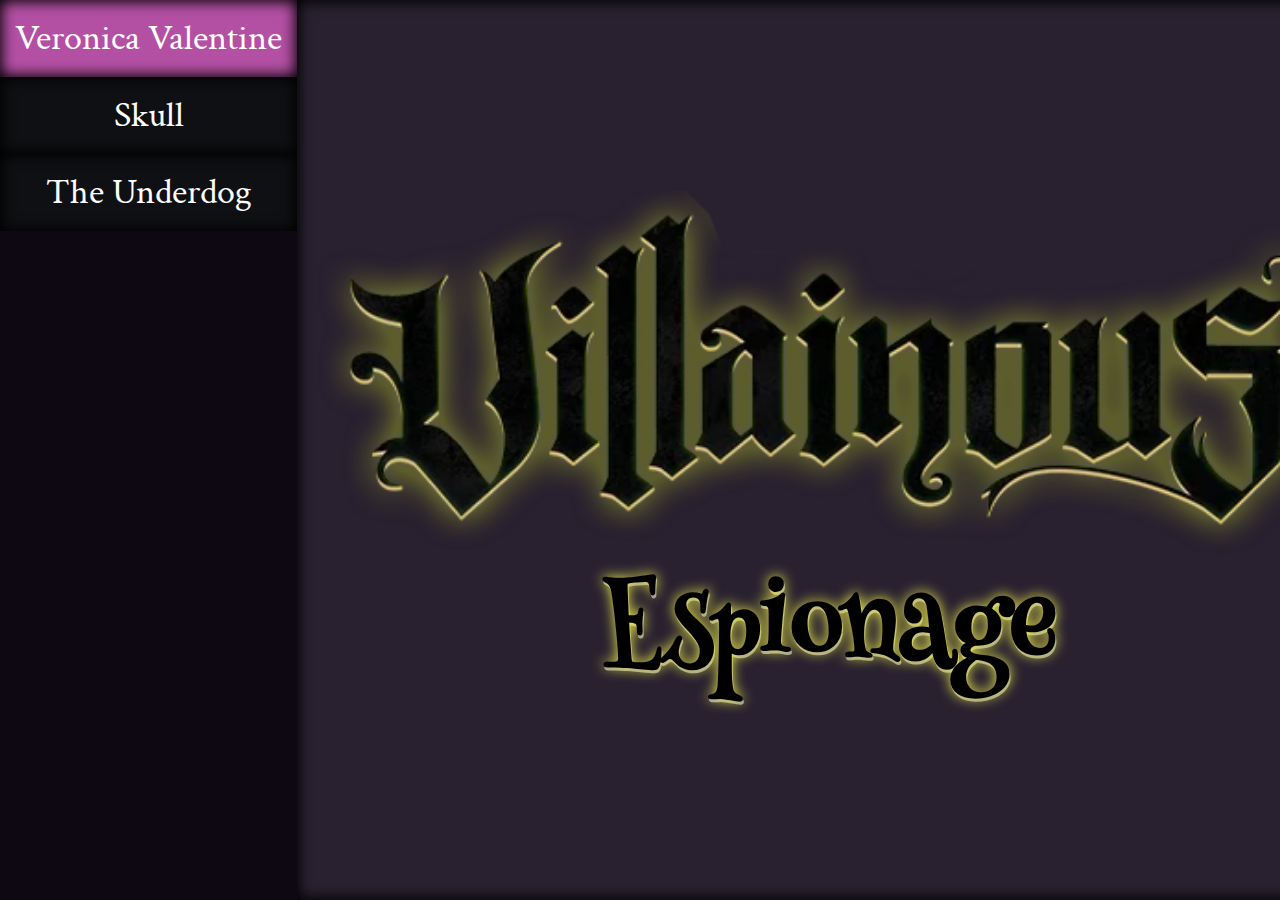
<file: index.html>
<!DOCTYPE html>
<html lang="en">

<head>
    <meta charset="UTF-8">
    <meta name="viewport" content="width=device-width, initial-scale=1.0">
    <title>Villainous: Espionage</title>

    <link rel="stylesheet" href="main.css">
    <style>
        :root {
            font-size: 18px;
        }

        body {
            height: 100vh;
            overflow: hidden;
            margin: 0;
            color: white;
            background: #0d0812;
            display: grid;
            grid-template-rows: 80px 1fr;
        }

        nav {
            display: flex;
            flex-direction: row;
            background-color: #0f1013;
            width: max-content;
        }

        nav button {
            border: none;
            outline: none;
            margin: 0;
            font-size: inherit;
            color: inherit;

            --color: #053a14;
            padding: 15px;
            text-align: center;
            font-family: 'Crimson Text', serif;
            font-size: 1.5rem;
            box-shadow: 0 0 14px 2px black inset;
            background-color: #0f1013;
            transition: background-color .2s;
            width: 20%;
        }

        @media screen and (min-width: 800px) {
            body {
                grid-template-columns: minmax(min-content, 180px) 1fr;
            }

            nav {
                flex-direction: column;
            }

            nav button {
                font-size: 2rem;
                width: 100%;
            }
        }

        nav button.selected,
        nav button:hover {
            background-color: var(--color);
        }

        nav button:hover {
            cursor: pointer;
        }

        #tabs {
            min-height: 100vh;
        }

        .tab {
            box-sizing: border-box;
            padding: 20px;
            height: 100%;
            overflow-y: scroll;
            box-shadow: 0 0 14px 2px black inset;
            background-color: #212226;
        }

        div#splash {
            background: #292130;
            color: black;
            display: flex;
            justify-content: center;
            align-items: center;
            flex-direction: column;
            overflow: hidden;
            text-align: center;
            /* background: linear-gradient(45deg,
                    #651460 0%,
                    #651460 20%,
                    #600b0b 20%,
                    #600b0b 40%,
                    #513005 40%,
                    #513005 60%,
                    #053a14 60%,
                    #053a14 80%,
                    #00453b 80%,
                    #00453b 100%); */
        }

        div#splash img {
            width: 80vw;
        }

        div#splash span {
            font-size: 8vw;
            text-shadow: 0px 0px 1vw #F6F64B, 1px 0.2vw #fff8;
            font-weight: bold;
            font-family: 'Henny Penny', cursive;
        }

        .tab:not(.selected) {
            display: none !important;
        }

        .board {
            box-shadow: 0 0 14px 2px rgba(0, 0, 0, .8);
        }

        .cards {
            display: grid;
            gap: 20px;
            grid-template-columns: 1fr;
            /* grid-template-columns: 1fr 1fr 1fr 1fr 1fr; */
        }

        @media screen and (max-width: 649px) {
            .cards {
                grid-auto-rows: minmax(200px, calc(100vh - 140px));
                justify-items: center;
            }

            .card {
                height: 100%;
            }
        }

        @media screen and (min-width: 650px) {
            .cards {
                grid-template-columns: 1fr 1fr;
            }
        }

        @media screen and (min-width: 920px) {
            .cards {
                grid-template-columns: 1fr 1fr 1fr;
            }
        }

        @media screen and (min-width: 1120px) {
            .cards {
                grid-template-columns: 1fr 1fr 1fr 1fr;
            }
        }

        @media screen and (min-width: 1320px) {
            .cards {
                grid-template-columns: 1fr 1fr 1fr 1fr 1fr;
            }
        }

        .card {
            box-shadow: 0 0 14px 2px rgba(0, 0, 0, .8);
            background: linear-gradient(0deg, var(--body-color) 0%, var(--body-color) 52%, #222 52%, #2d2d2d 100%);
        }

        @media screen and (min-width: 800px) {
            .deck-list {
                width: fit-content;
                column-count: 3;
                column-width: 250px;
            }
        }

        h1,
        h2,
        h3,
        h4,
        h5,
        h6 {
            font-family: 'Crimson Text', serif;
            text-transform: uppercase;
            margin: 1rem 0;
            text-align: center;
            color: var(--accent-color);
            line-height: 1.2;
        }

        h1 {
            font-size: 6rem;
        }

        h2 {
            font-size: 3rem;
        }

        h3 {
            font-size: 1.5rem;
        }

        @media screen and (min-width: 800px) {
            .villain-guide {
                column-count: 2;
            }
        }

        @media screen and (min-width: 1200px) {
            .villain-guide {
                column-count: 3;
            }
        }

        .villain-guide .objective {
            font-weight: bold;
            text-align: center;
        }

        .villain-guide section {
            break-inside: avoid-column;
        }

        .villain-guide section:first-child h3 {
            margin-top: 0;
        }
    </style>

    <script src="data.js"></script>
    <script src="tidy-data.js"></script>
    <script src="generate.js"></script>
</head>

<body>
    <nav id="nav-bar"></nav>
    <div id="tabs">
        <div id="splash" class="tab selected">
            <img src="logo.webp" alt="Villainous">
            <span>Espionage</span>
        </div>
    </div>
</body>
<script>

    // UPDATE ELEMENT SIZING //
    function updateElementPercentageUnits(e) {
        for (const e of document.querySelectorAll(".card"))
            e.style.setProperty("--point", e.clientHeight / 100 + "px")

        for (const e of document.querySelectorAll(".backing"))
            e.style.setProperty("--point", e.clientHeight / 100 + "px")

        for (const e of document.querySelectorAll(".board"))
            e.style.setProperty("--point", e.clientHeight / 100 + "px")
    }

    window.addEventListener("resize", updateElementPercentageUnits);

    // SELECT VILLAIN MENU //
    function getCSSid(villain) {
        return "villain-" + villain.name.replaceAll(" ", "-").toLowerCase();
    }

    function selectVillain(id) {
        const selected_button = document.querySelector("nav button.selected")
        if (selected_button) selected_button.classList.remove("selected");

        const selected_tab = document.querySelector(".tab.selected")
        if (selected_tab) selected_tab.classList.remove("selected");

        const new_button = document.querySelector("nav button." + id);
        if (new_button) new_button.classList.add("selected");
        document.querySelector(".tab#" + id).classList.add("selected");

        updateElementPercentageUnits();
    }

    // GENERATE HTML //
    for (const villain of data) {
        const tab = create(null, "div", "tab", "villain");
        tab.id = getCSSid(villain);

        // Navigation button
        {
            const button = create(document.querySelector("#nav-bar"), "button")
            button.innerText = villain.name;
            button.style.setProperty("--color", villain.style.color)
            button.classList.add(getCSSid(villain))
            button.addEventListener("click", event => {
                document.querySelector("#splash").style.background = villain.style.color;
                if (button.classList.contains("selected")) {
                    selectVillain("splash")
                } else {
                    selectVillain(getCSSid(villain))
                }
            })
        }

        // Heading
        {
            const heading = create(tab, "h1");
            heading.innerText = villain.name;
        }

        // Board
        {
            const heading = create(tab, "h2");
            heading.innerText = "Board";
            tab.appendChild(createBoardElement(villain));
        }

        // Villain Guide
        {
            const heading = create(tab, "h2")
            heading.innerText = "Villain Guide";

            const guide = create(tab, "div", "villain-guide")
            let first_part = true;
            for (const part of villain.guide) {
                const section = create(guide, "section");

                const heading = create(section, "h3");
                heading.innerText = part.heading;

                if (first_part) {
                    const paragraph = create(section, "p");
                    paragraph.innerText = villain.objective;
                    paragraph.classList.add("objective");
                    first_part = false;
                }

                for (const text of part.body) {
                    const paragraph = create(section, "p");
                    paragraph.innerText = text;
                }
            }
        }

        // Villain Deck
        {
            const heading = create(tab, "h2");
            heading.innerText = "Villain Deck";

            const list = create(tab, "ul", "deck-list");
            let current_divider = null;
            let current_copies = 0;

            for (const card of villain.villain_deck) {
                // List Item
                const i = create(list, "li");
                i.innerText = card.name
                if (card.copies > 1)
                    i.innerText += " (x" + card.copies + ")"

                // Card Preview
                if (card.copies != current_copies) {
                    current_copies = card.copies;

                    const heading = create(tab, "h3");
                    heading.innerText = current_copies == 1 ? "1 copy" : current_copies + " copies";

                    current_divider = create(tab, "div", "cards");
                }

                current_divider.appendChild(createCardElement(villain, card));
            }
        }

        // Fate Deck
        {
            const heading = create(tab, "h2");
            heading.innerText = "Fate Deck";

            const list = create(tab, "ul", "deck-list");
            let current_divider = null;
            let current_copies = 0;

            for (const card of villain.fate_deck) {
                // List Item
                const i = create(list, "li");
                i.innerText = card.name
                if (card.copies > 1)
                    i.innerText += " (x" + card.copies + ")"

                // Card Preview
                if (card.copies != current_copies) {
                    current_copies = card.copies;

                    const heading = create(tab, "h3");
                    heading.innerText = current_copies == 1 ? "1 copy" : current_copies + " copies";

                    current_divider = create(tab, "div", "cards");
                }

                current_divider.appendChild(createCardElement(villain, card));
            }
        }
        document.getElementById("tabs").appendChild(tab);
    }
</script>

</html>
</file>
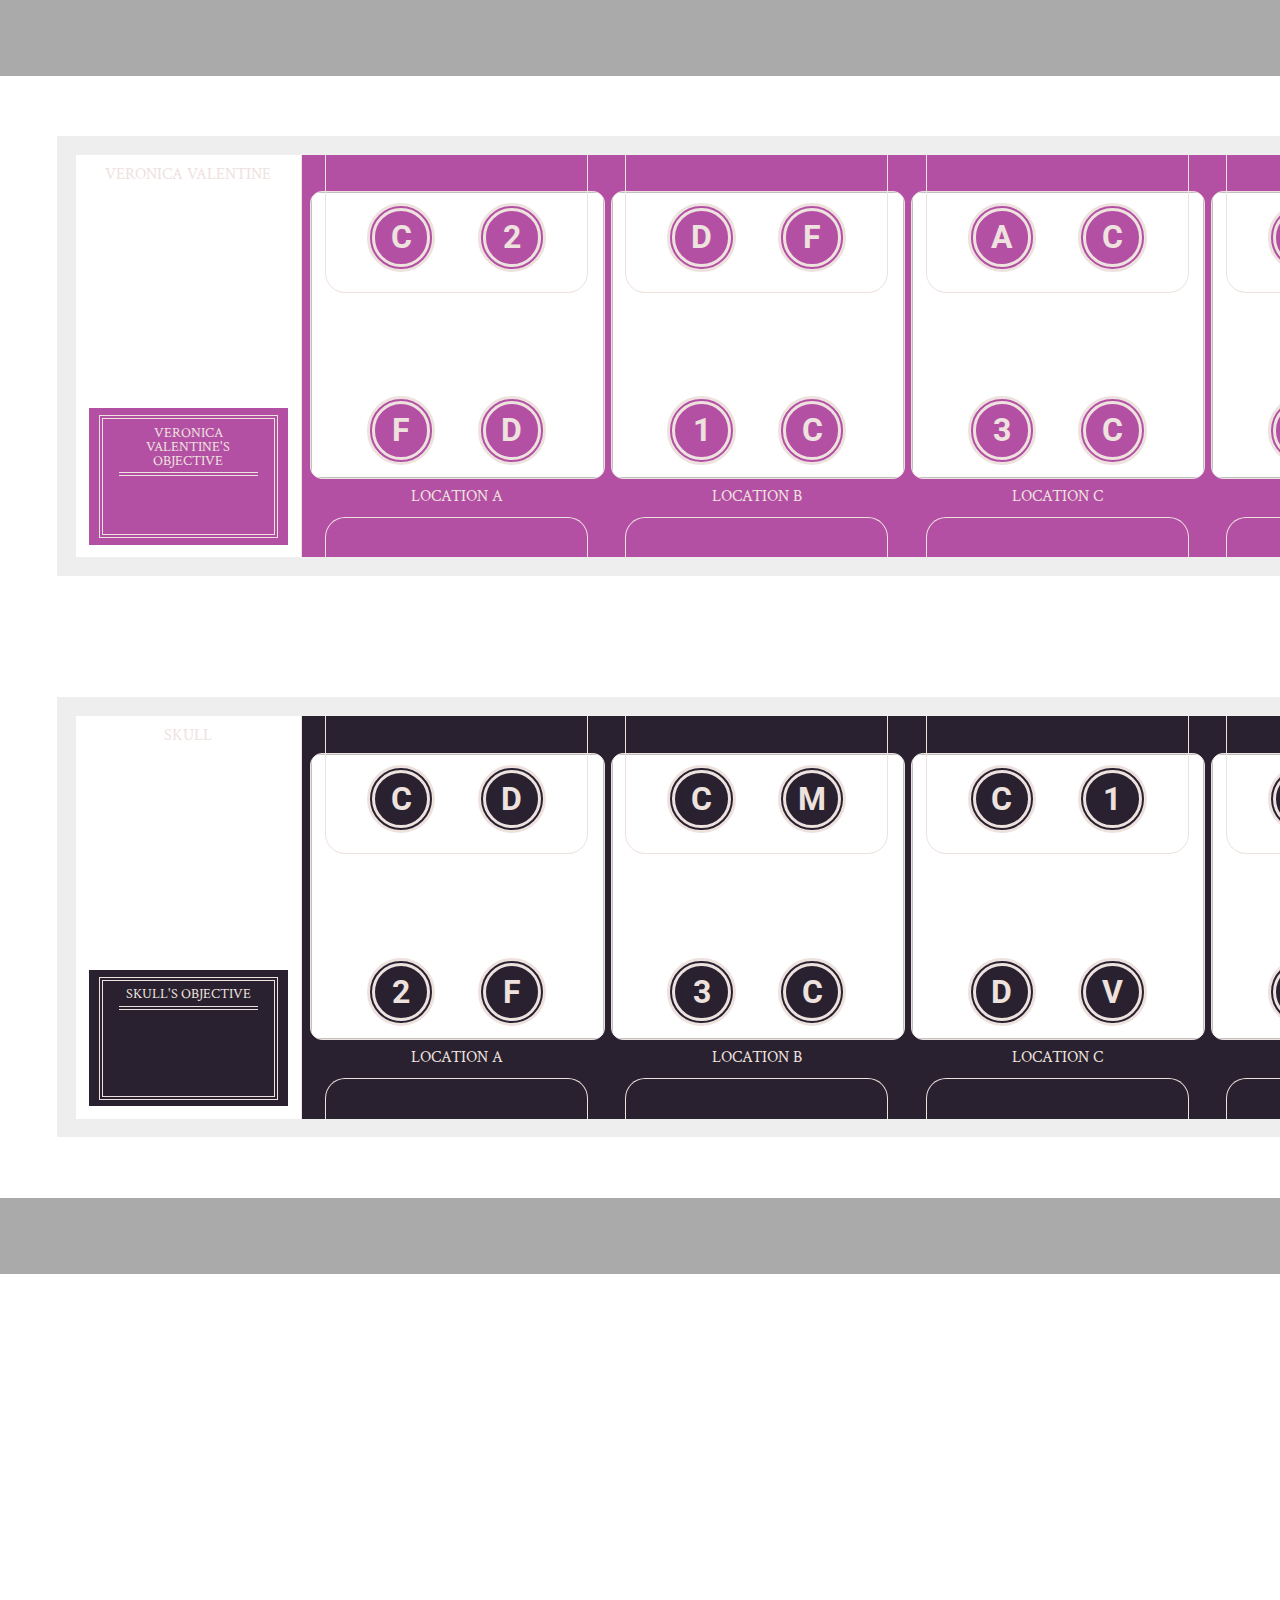
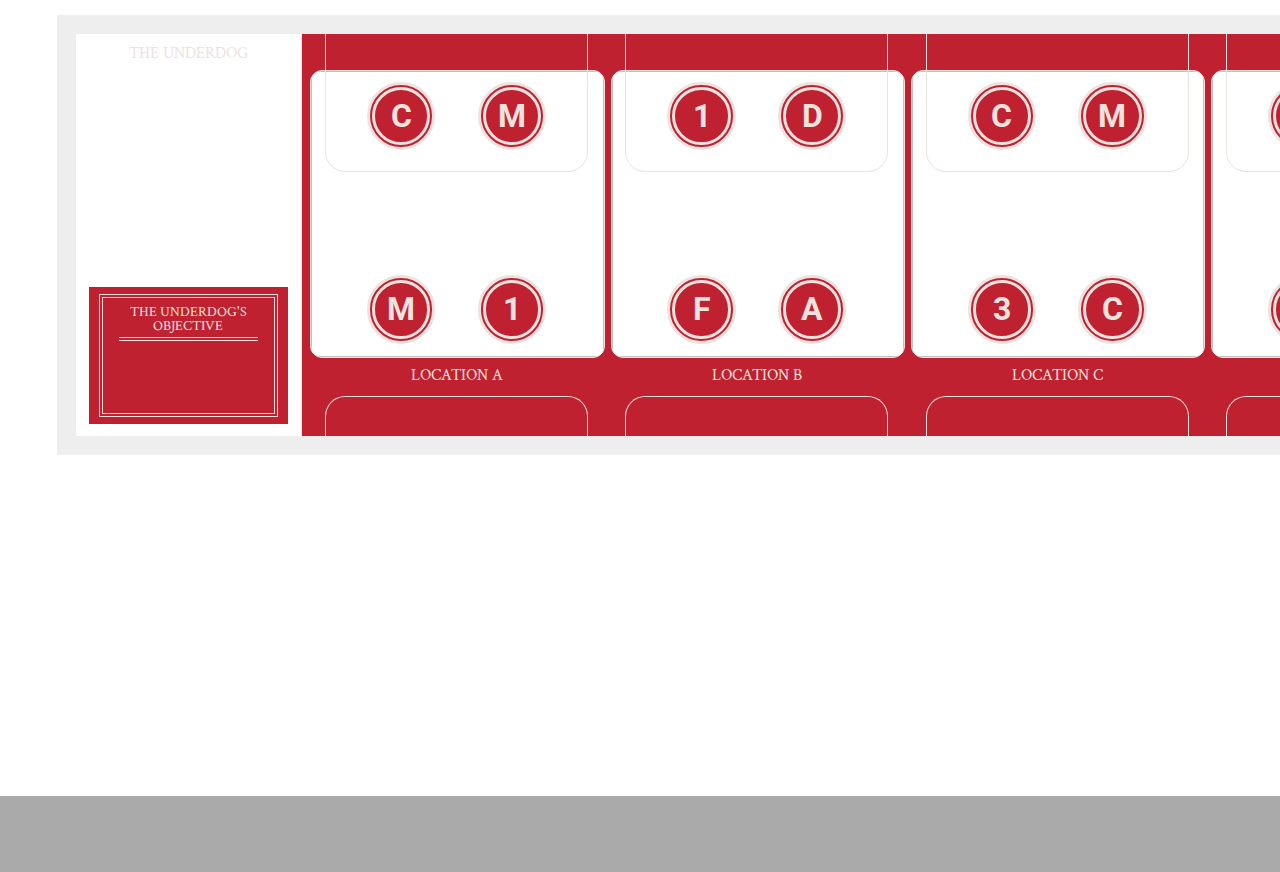
<file: print_boards.html>
<!DOCTYPE html>
<html lang="en">

<head>
    <meta charset="UTF-8">
    <meta name="viewport" content="width=device-width, initial-scale=1.0">
    <title>Print Boards</title>

    <link rel="stylesheet" href="main.css">
    <style>
        body {
            margin: 0;
            padding: 0;
        }

        @page {
            size: A3 landscape;
        }

        .page {
            display: flex;
            justify-content: center;
            align-content: center;
            flex-direction: column;

            height: 297mm;
            width: 420mm;
            page-break-after: always;
            overflow: hidden;
        }

        @media screen {
            body {
                background: #aaa;
            }

            .page {
                background: white;
                margin: 20mm auto;
            }
        }

        .board {
            width: 380mm;
            /* height: 107mm; */
        }

        .wrapper {
            background-color: #eee;
            padding: 5mm;
            width: min-content;
            margin: auto;
        }

        .board .portrait,
        .board .locations .image {
            background: white;
        }
    </style>

    <script src="data.js"></script>
    <script src="tidy-data.js"></script>
    <script src="generate.js"></script>
</head>

<body>
</body>
<script>
    let page = create(document.body, "div", "page");
    let boards = 0;
    for (const villain of data) {
        if (boards == 2) {
            boards = 0;
            page = create(document.body, "div", "page")
        }
        const wrapper = create(page, "div", "wrapper");
        wrapper.appendChild(createBoardElement(villain));
        boards++;
    }

    // CARD TEXT SIZING //
    function updateCardFontSize(e) {
        for (const e of document.querySelectorAll(".card"))
            e.style.setProperty("--point", e.clientHeight / 100 + "px")

        for (const e of document.querySelectorAll(".backing"))
            e.style.setProperty("--point", e.clientHeight / 100 + "px")

        for (const e of document.querySelectorAll(".board"))
            e.style.setProperty("--point", e.clientHeight / 100 + "px")
    }

    updateCardFontSize()
    window.addEventListener("resize", updateCardFontSize);

</script>

</html>
</file>
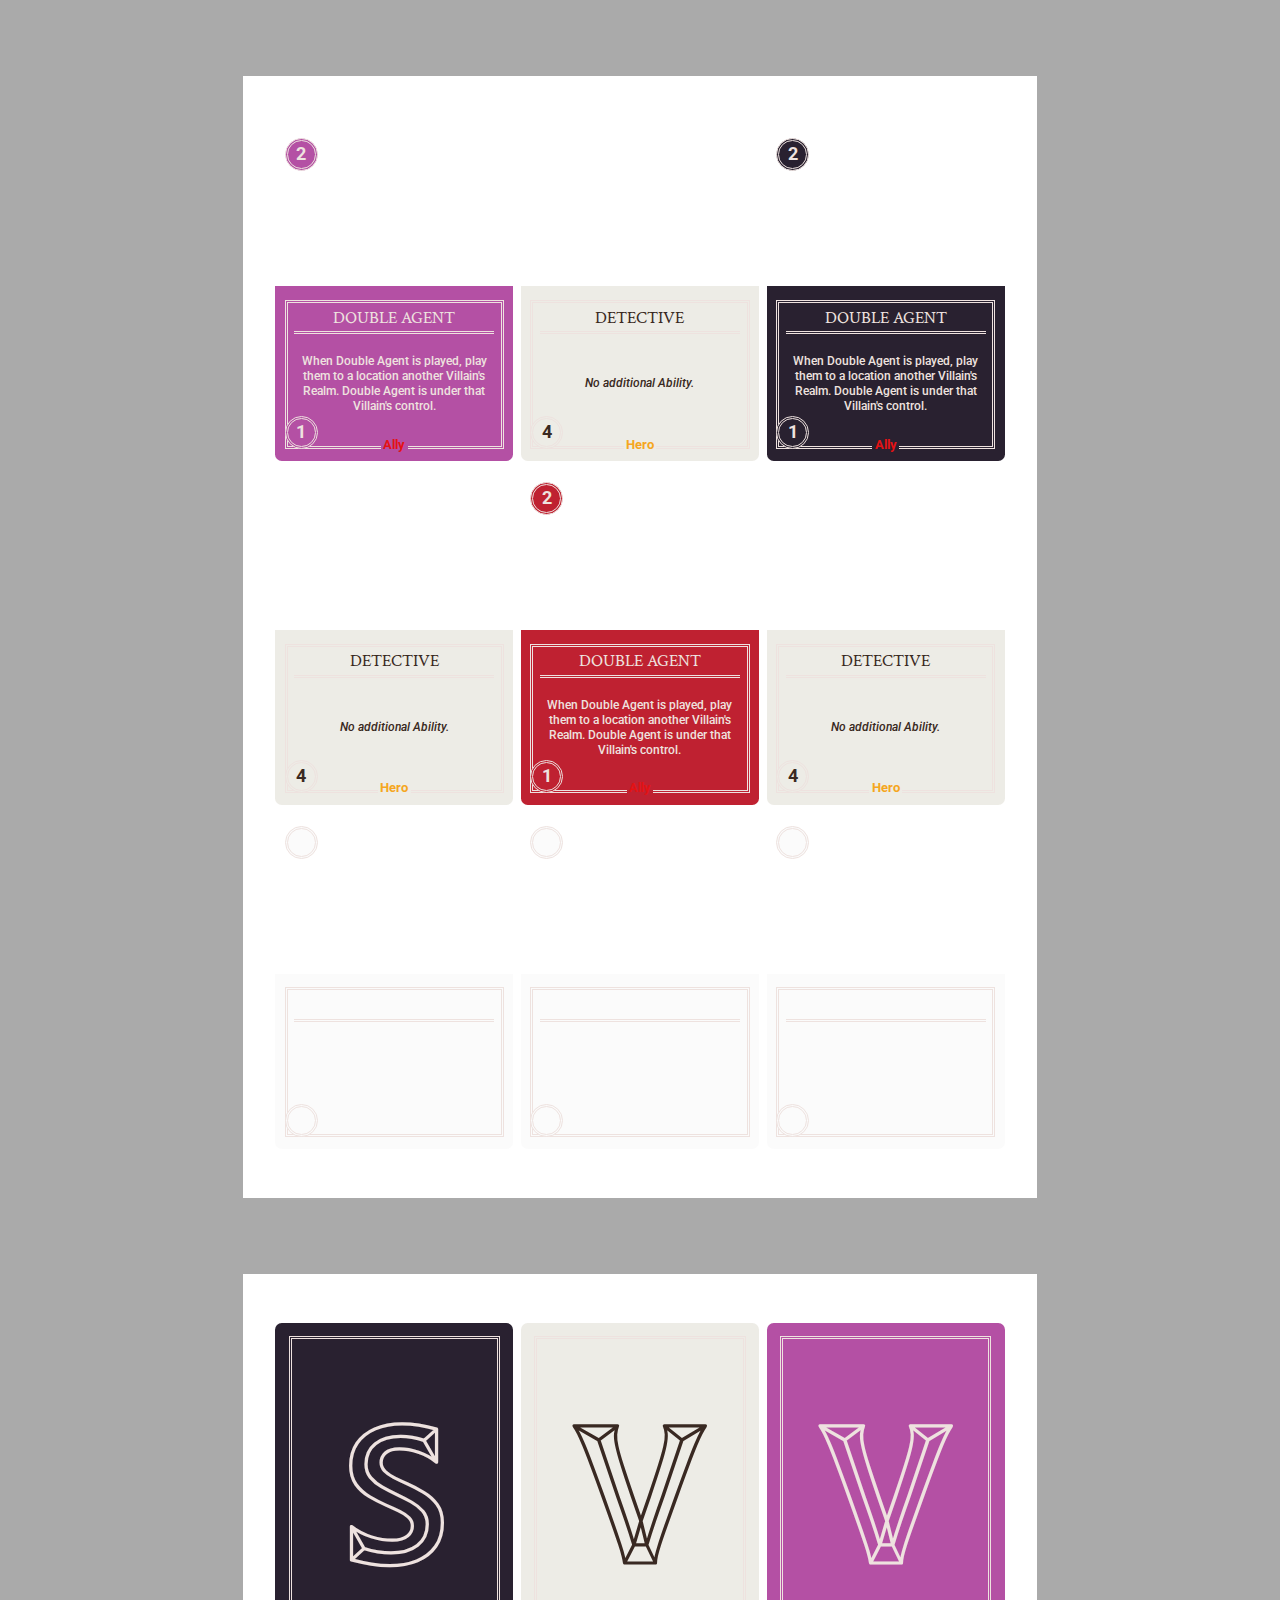
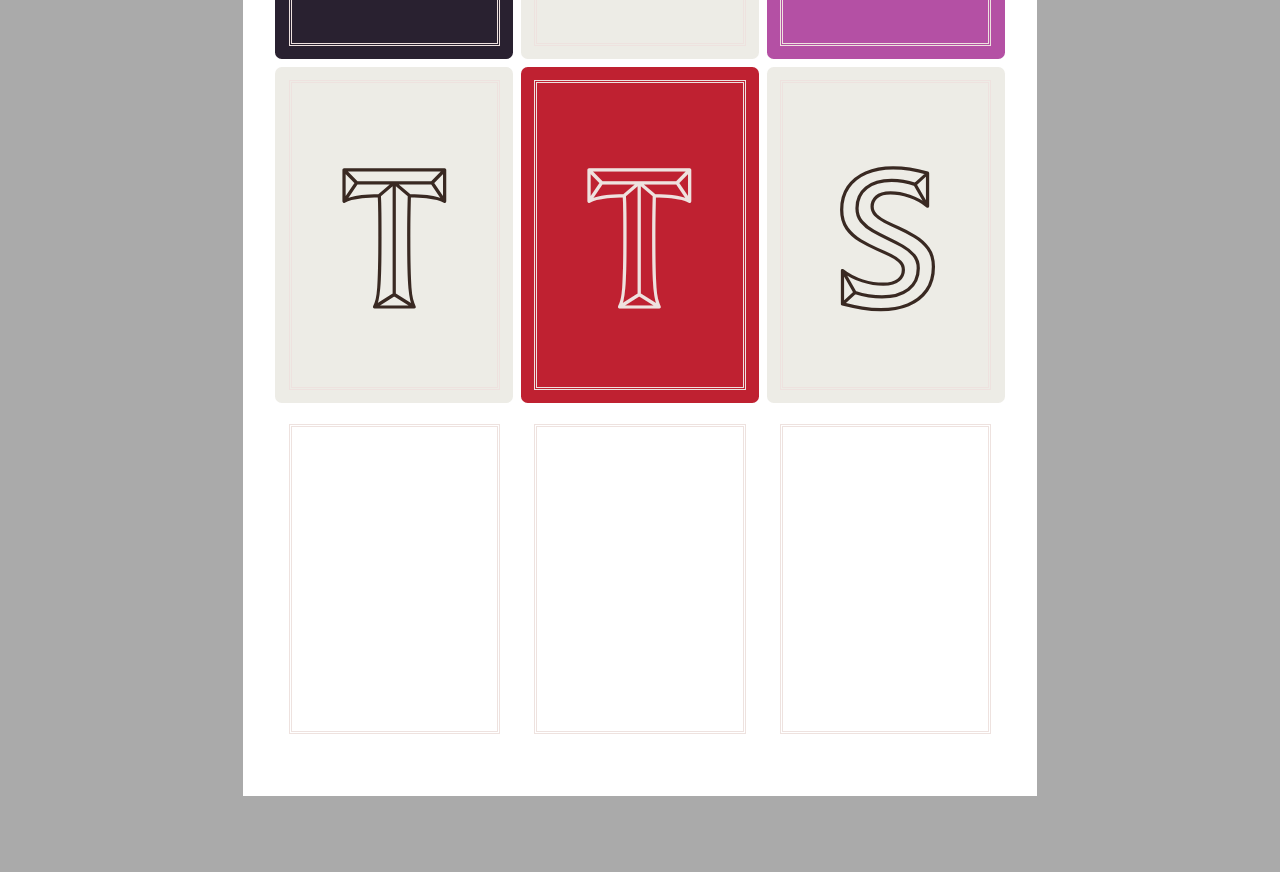
<file: print_cards.html>
<!DOCTYPE html>
<html lang="en">

<head>
    <meta charset="UTF-8">
    <meta name="viewport" content="width=device-width, initial-scale=1.0">
    <title>Print Cards</title>

    <link rel="stylesheet" href="main.css">
    <style>
        body {
            margin: 0;
            padding: 0;
        }

        @page {
            size: A4 portrait;
        }

        .page {
            display: flex;
            justify-content: center;
            align-content: center;

            width: 210mm;
            height: 297mm;
            page-break-after: always;
            overflow: hidden;
        }

        .grid {
            display: grid;
            grid-template-columns: 1fr 1fr 1fr;
            justify-content: center;
            align-content: center;
            gap: 2mm;
            grid-template:
                "a b c"
                "d e f"
                "g h i"
            ;
        }

        .page:nth-child(2n+1) .grid {
            grid-template:
                "c b a"
                "f e d"
                "i h g"
            ;
        }

        .card,
        .backing {
            width: 63mm;
            flex-shrink: 0;
            height: max-content;
        }

        .backs {
            display: none;
        }

        @media screen {
            body {
                background: #aaa;
            }

            .page {
                background: white;
                margin: 20mm auto;
            }
        }
    </style>

    <script src="data.js"></script>
    <script src="tidy-data.js"></script>
    <script src="generate.js"></script>
</head>

<body>
</body>
<script>
    const empty_villain = {
        name: "",
        style: {
            color: "white",
            border: "double"
        }
    }

    let cards = 0;

    let front_page, back_page;
    let front, back;
    function createFrontAndBack() {
        front_page = create(null, "div", "page");
        front = create(front_page, "div", "grid");
        back_page = create(null, "div", "page");
        back = create(back_page, "div", "grid");
    }

    function addCard(f, b) {
        front.appendChild(f);
        back.appendChild(b);

        f.style.gridArea = "abcdefghi"[cards];
        b.style.gridArea = "abcdefghi"[cards];

        cards++;

        if (cards >= 9) {
            flush();
        }
    }

    function flush() {
        if (cards == 0) {
            return
        }

        while (cards < 9) {
            const f = createCardElement(empty_villain, {
                name: "",
                kind: "",
                ability: " ",
                cost: "",
                strength: "",
            });
            f.style.setProperty("--villain-color", "#fbfbfb")
            front.appendChild(f);

            const b = createBackingElement(empty_villain, {
                name: "",
                style: {
                    body: "#fbfbfb",
                    border: "double"
                }
            });
            back.appendChild(b);
            cards++;
        }

        document.body.appendChild(front_page);
        document.body.appendChild(back_page);
        createFrontAndBack();

        cards = 0
    }

    createFrontAndBack();
    for (const villain of data) {
        for (const card of villain.villain_deck) {
            for (let i = 0; i < card.copies; i++) {
                const f = createCardElement(villain, card);
                const b = createBackingElement(villain, card);
                addCard(f, b)
            }
        }

        for (const card of villain.fate_deck) {
            for (let i = 0; i < card.copies; i++) {
                const f = createCardElement(villain, card);
                const b = createBackingElement(villain, card);
                addCard(f, b)
            }
        }
    }

    flush();

    // CARD TEXT SIZING //
    function updateCardFontSize(e) {
        for (const e of document.querySelectorAll(".card"))
            e.style.setProperty("--point", e.clientHeight / 100 + "px")

        for (const e of document.querySelectorAll(".backing"))
            e.style.setProperty("--point", e.clientHeight / 100 + "px")

        for (const e of document.querySelectorAll(".board"))
            e.style.setProperty("--point", e.clientHeight / 100 + "px")
    }

    updateCardFontSize()
    window.addEventListener("resize", updateCardFontSize);

</script>

</html>
</file>
<file: main.css>
@import url("https://fonts.googleapis.com/css2?family=Crimson+Text&family=Henny+Penny&family=Roboto:wght@400;500&family=Tilt+Prism&display=swap");

:root {
	--accent-color: #eee2df;

	--villain-color: black;
	--villain-text-color: var(--accent-color);
	--villain-border-style: solid;

	--fate-color: #edece6;
	--fate-text-color: #392922;

	font-family: "Roboto", sans-serif;
	line-height: 1.5;
}

p,
ul,
ol {
	margin: 0;
	margin-bottom: 1rem;
}

.keyword-ally,
.keyword-allies {
	color: #e41214;
}

.keyword-item,
.keyword-items {
	color: #41a3d1;
}

.keyword-hero,
.keyword-heros {
	color: #f5a620;
}

.keyword-effect,
.keyword-effects {
	color: #8dc10d;
}

.keyword-condition,
.keyword-conditions {
	color: #c35892;
}

.card > * {
	position: absolute;
	display: flex;
	align-items: center;
	justify-content: center;
	text-align: center;
	z-index: 10;
}

.card,
.backing {
	--body-color: var(--villain-color);
	--text-color: var(--villain-text-color);

	display: block;
	color: var(--text-color);
	aspect-ratio: 63 / 89;
	position: relative;
	border-radius: calc(2 * var(--point));
}

.fate {
	--body-color: var(--fate-color);
	--text-color: var(--fate-text-color);
}

.backing {
	background: var(--body-color);
	justify-content: center;
	display: flex;
	align-items: center;
	font-size: calc(var(--point) * 60);
	font-family: "Tilt Prism", cursive;
	line-height: 1;
}

.backing::before {
	content: "";
	display: block;
	position: absolute;
	top: calc(var(--point) * 4);
	bottom: calc(var(--point) * 4);
	left: calc(var(--point) * 4);
	right: calc(var(--point) * 4);
	border: var(--villain-border-style) var(--point) var(--accent-color);
}

.card {
	background: linear-gradient(
		0deg,
		var(--body-color) 0%,
		var(--body-color) 52%,
		white 52%,
		white 100%
	);
}

.card::before {
	content: "";
	display: block;
	z-index: 0;
	position: absolute;
	top: 52%;
	bottom: 3.5%;
	left: 4%;
	right: 4%;
	border: var(--villain-border-style) var(--point) var(--accent-color);
}

.card .name {
	top: 55%;
	height: 5%;
	left: 8%;
	right: 8%;
	font-family: "Crimson Text", serif;
	font-size: calc(var(--point) * 5);
	text-transform: uppercase;

	padding-bottom: 2%;
	border-bottom: var(--villain-border-style) var(--point) var(--accent-color);
}

.card .kind {
	top: 93%;
	height: 5%;
	font-weight: bold;
	font-size: calc(var(--point) * 4);
	width: 100%;
}

.card .kind span {
	background-color: var(--body-color);
	padding: 1%;
	margin: auto;
	display: block;
	margin-top: -1%;
	line-height: 1;
}

.card .ability {
	left: 10.5%;
	right: 10.5%;
	top: 64%;
	height: 26%;
	font-size: calc(var(--point) * 3.7);
	line-height: 1.2;
	font-weight: 500;
}

.card .ability.no-ability {
	font-style: italic;
}

.card .ability.small {
	font-size: calc(var(--point) * 3.3);
}

.card .ability br {
	margin-bottom: calc(var(--point) * 0.5);
}

.card .cost,
.card .strength {
	height: 8%;
	font-size: calc(5.5 * var(--point));
	aspect-ratio: 1;
	border-radius: 50%;
	border: var(--villain-border-style) var(--point) var(--accent-color);
	background-color: var(--body-color);
	font-weight: bold;
}

.card .cost {
	left: 4%;
	top: 4%;
}

.card .strength {
	left: 4%;
	bottom: 3.5%;
}

/* Board */
.board {
	display: grid;
	grid-template-columns: 3fr 16fr;
	aspect-ratio: 100 / 28;
	color: var(--accent-color);
	background: var(--villain-color);
	/* background: url(https://static.wikia.nocookie.net/disney-villainous/images/1/1d/Hookrealm.jpg/revision/latest?cb=20190622020906);
    background-size: cover; */
}

.board .portrait {
	border-right: solid calc(var(--point) / 3) var(--accent-color);
	background: linear-gradient(0deg, #222 0%, #2d2d2d 100%);
	position: relative;
}

.board .portrait > * {
	position: absolute;
}

.board .portrait .name {
	top: 3%;
	font-family: "Crimson Text", serif;
	font-size: calc(var(--point) * 4);
	text-transform: uppercase;
	text-align: center;
	line-height: 1;
	left: 0%;
	right: 0%;
}

.board .portrait .desc {
	top: 63%;
	height: 34%;
	left: 6%;
	width: 88%;
}

.board .portrait .desc .content {
	position: relative;
	width: 100%;
	height: 100%;
	background: var(--villain-color);
}

.board .portrait .desc .content > * {
	position: absolute;
}

.board .portrait .desc .content::before {
	content: "";
	display: block;
	z-index: 0;
	position: absolute;
	top: 5%;
	bottom: 5%;
	left: 5%;
	right: 5%;
	border: var(--villain-border-style) var(--point) var(--accent-color);
}

.board .portrait .desc .content .title {
	top: 13%;
	font-family: "Crimson Text", serif;
	font-size: calc(var(--point) * 3.5);
	text-transform: uppercase;
	text-align: center;
	line-height: 1;
	left: 15%;
	right: 15%;
	padding-bottom: 2%;
	border-bottom: var(--villain-border-style) var(--point) var(--accent-color);
}

.board .portrait .desc .content .objective {
	left: 16%;
	right: 16%;
	top: 33%;
	height: 55%;
	font-size: calc(var(--point) * 3);
	line-height: 1.2;
	text-align: center;
	display: flex;
	align-items: center;
	justify-content: center;
	text-align: center;
}

.board .locations {
	display: grid;
	grid-template-columns: 1fr 1fr 1fr 1fr;
	gap: calc(var(--point) * 2);
	padding: 0 calc(var(--point) * 2);
}

.board .locations .location {
	position: relative;
}

.board .locations .location > * {
	position: absolute;
	left: 5%;
	right: 5%;
	z-index: 10;
}

.board .locations .location .name {
	top: 83%;
	height: 4%;
	font-family: "Crimson Text", serif;
	font-size: calc(var(--point) * 4);
	text-transform: uppercase;
	text-align: center;
	line-height: 1;
}

.board .locations .upper {
	top: 12%;
	height: 17%;
}

.board .locations .lower {
	top: 60%;
	height: 17%;
}

.board .locations .actions {
	display: flex;
	justify-content: space-evenly;
	height: 100%;
	width: 100%;
}

.board .locations .action {
	align-items: center;
	aspect-ratio: 1;
	background-color: var(--villain-color);
	border-radius: 50%;
	border: double calc(2 * var(--point)) var(--accent-color);
	box-sizing: border-box;
	display: flex;
	font-size: calc(var(--point) * 8);
	font-weight: bold;
	height: 100%;
	justify-content: center;
	text-align: center;
}

.board .locations .bottom-card {
	border: solid calc(var(--point) / 3) var(--accent-color);
	border-bottom: none;
	border-top-right-radius: calc(var(--point) * 5);
	border-top-left-radius: calc(var(--point) * 5);
	top: 90%;
	height: 10%;
}

.board .locations .top-card {
	border: solid calc(var(--point) / 3) var(--accent-color);
	border-top: none;
	border-bottom-right-radius: calc(var(--point) * 5);
	border-bottom-left-radius: calc(var(--point) * 5);
	top: 0%;
	height: 34%;
}

.board .locations .image {
	border: solid calc(var(--point) / 3) var(--accent-color);
	border-radius: calc(var(--point) * 3);
	top: 9%;
	height: 71%;
	left: 0%;
	width: 100%;
	background: linear-gradient(0deg, #222 0%, #2d2d2d 100%);
	z-index: 0;
}
</file>
